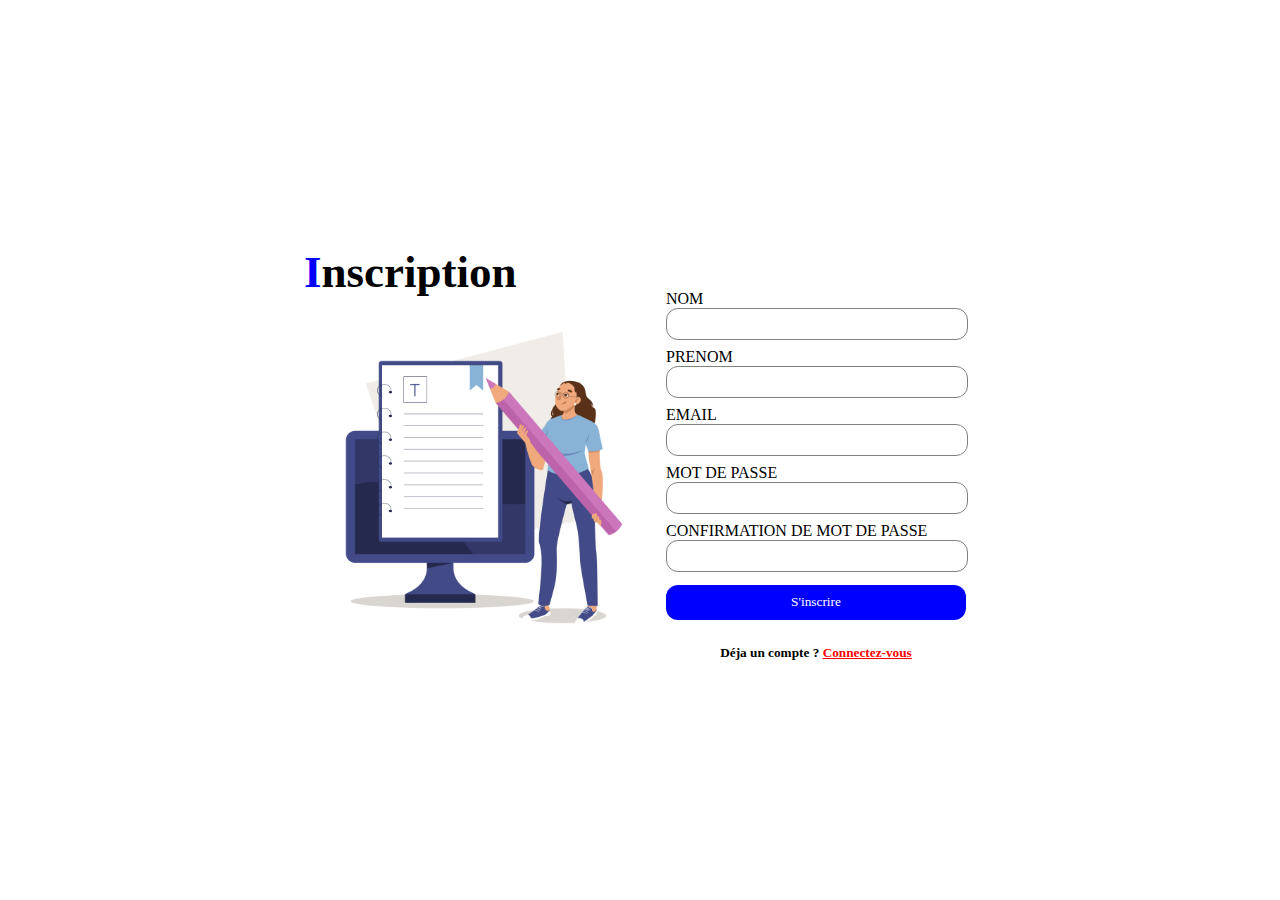
<file: E-commerce/HTML/Index.html>
<!DOCTYPE html>
<html lang="en">
<head>
    <meta charset="UTF-8">
    <meta name="viewport" content="width=device-width, initial-scale=1.0">
    <link rel="stylesheet" href="../CSS/css.css">
    <title>Document</title>
</head>
<body>
<section class="insc">
    <div class="gauche">
        <h1><span>I</span>nscription</h1>
        <img src="../Images/8801957.jpg" alt="">
    </div>

    <div class="droite">
        <form action="" class="">
            <div class="formietm">
                 <label for="">NOM</label>
                 <br>
                <input type="text">
            </div>
            <div class="formietm">
                 <label for="">PRENOM</label>
                 <br>
                <input type="text">
            </div>
            <div class="formietm">
                 <label for="">EMAIL</label>
                 <br>
                <input type="text">
            </div>
            <div class="formietm">
                 <label for="">MOT DE PASSE</label>
                 <br>
                <input type="text">
            </div>
            <div class="formietm">
                 <label for="">CONFIRMATION DE MOT DE PASSE </label>
                 <br>
                <input type="text">
            </div>
           
                  <input type="submit" class="botton" value="S'inscrire">

                  <h5 class="inscconnex">Déja un compte ? <a href="../HTML/connexion.html">Connectez-vous</a></h5>
        </form>
  
       
    </div>
</section>
</body>
</html>
</file>
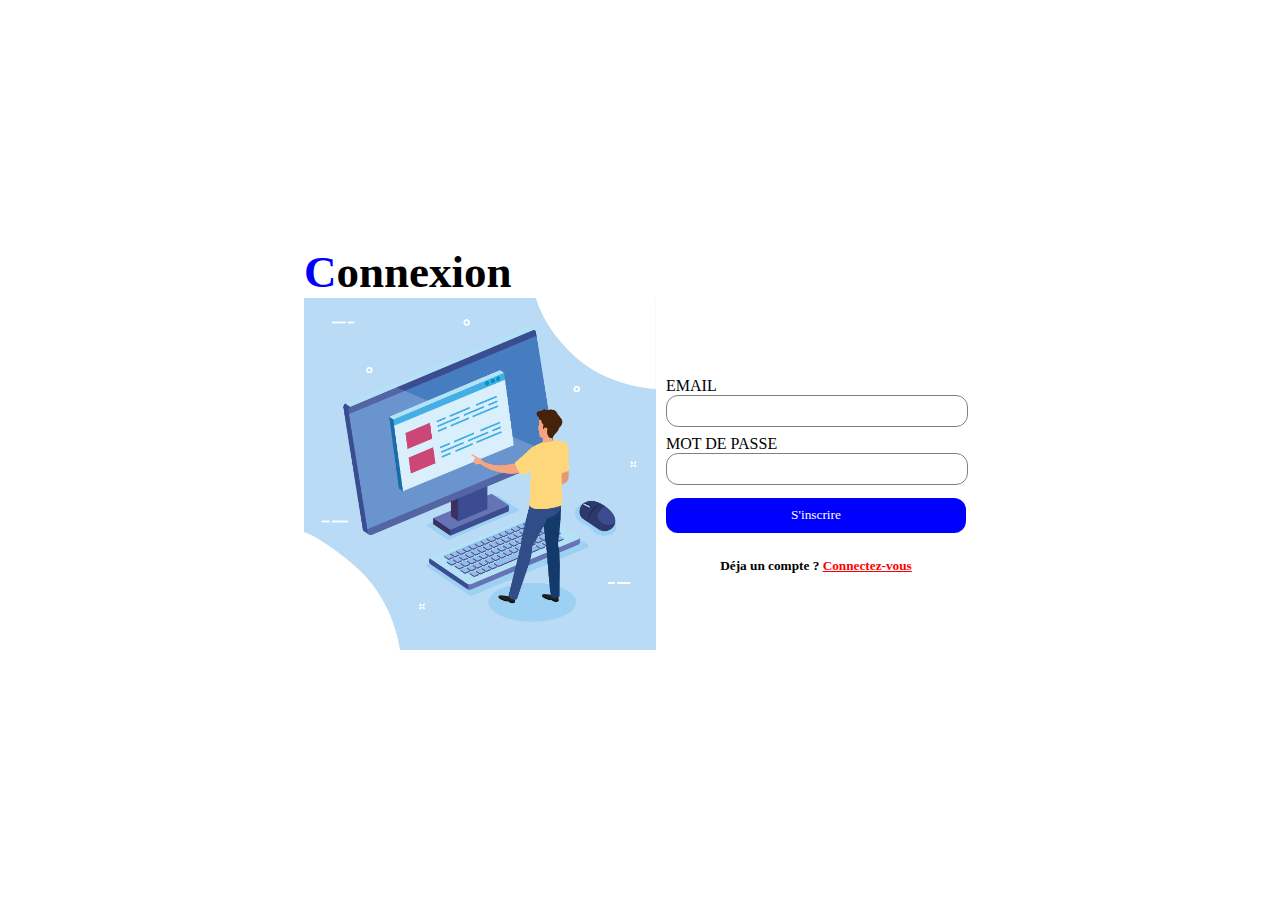
<file: E-commerce/HTML/connexion.html>
<!DOCTYPE html>
<html lang="en">
<head>
    <meta charset="UTF-8">
    <meta name="viewport" content="width=device-width, initial-scale=1.0">
    <link rel="stylesheet" href="../CSS/css.css">
    <title>Document</title>
</head>
<body>
    <section class="insc">
    <div class="gauche">
        <h1><span>C</span>onnexion</h1>
        <img src="../Images/57668.jpg" alt="">
    </div>

    <div class="droite">
        <form action="" class="">
            <div class="formietm">
                 <label for="">EMAIL</label>
                 <br>
                <input type="text">
            </div>
            <div class="formietm">
                 <label for="">MOT DE PASSE</label>
                 <br>
                <input type="text">
            </div>
         
           
                  <input type="submit" class="botton" value="S'inscrire">

                  <h5 class="inscconnex">Déja un compte ? <a href="../HTML/Index.html">Connectez-vous</a></h5>
        </form>
  
       
    </div>
</section>
</body>
</html>
</file>
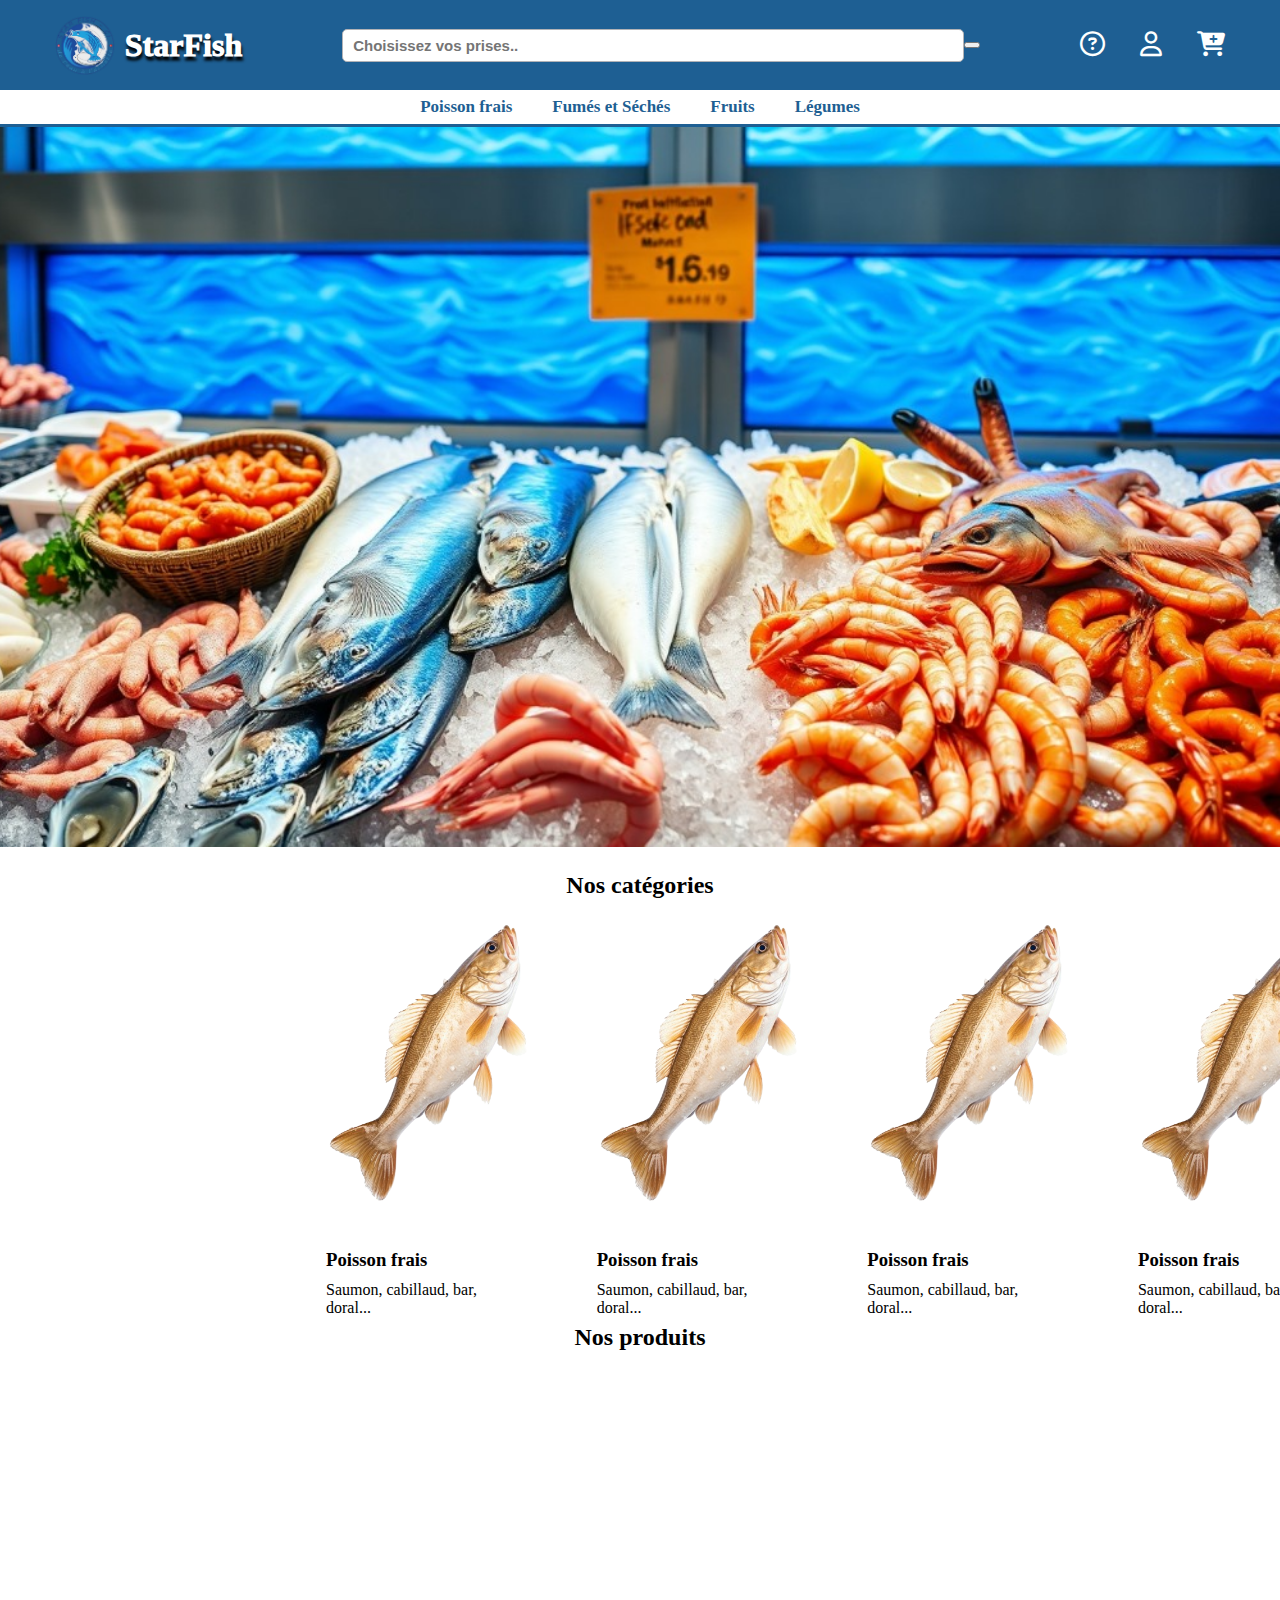
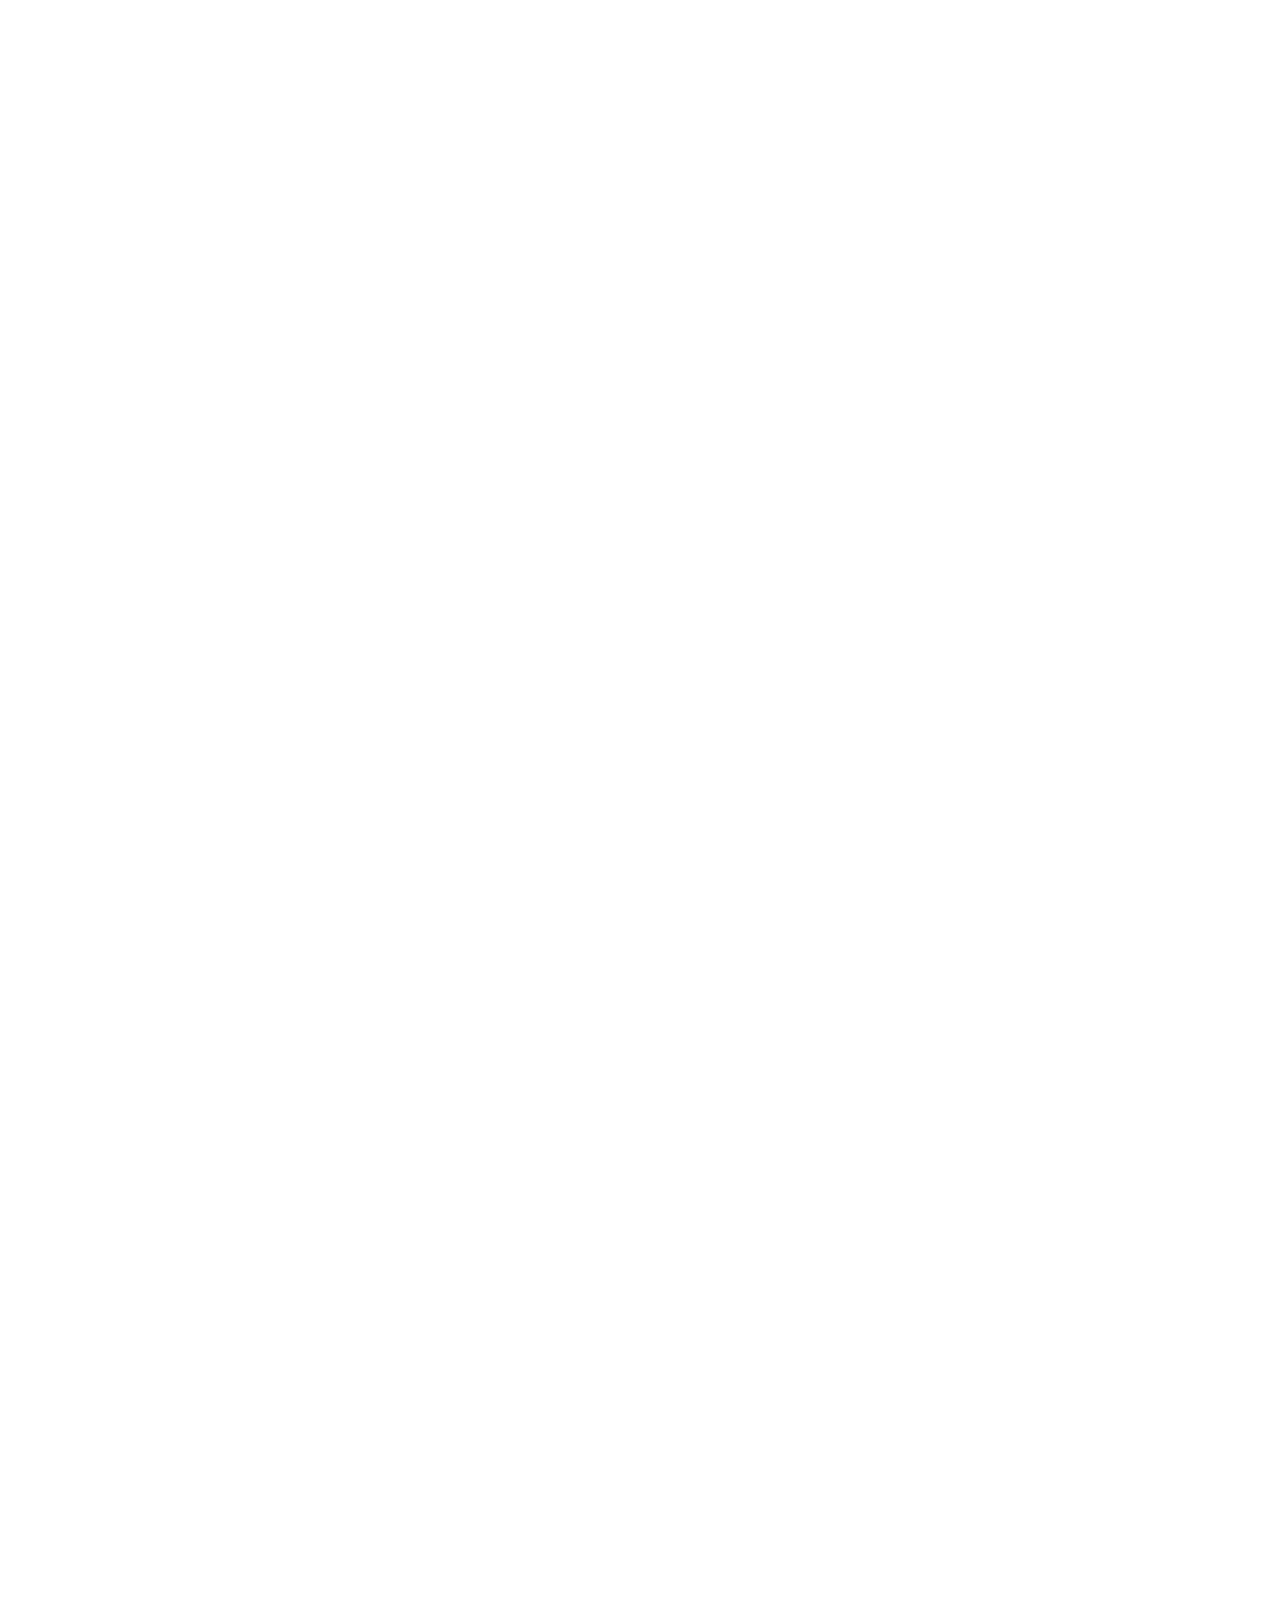
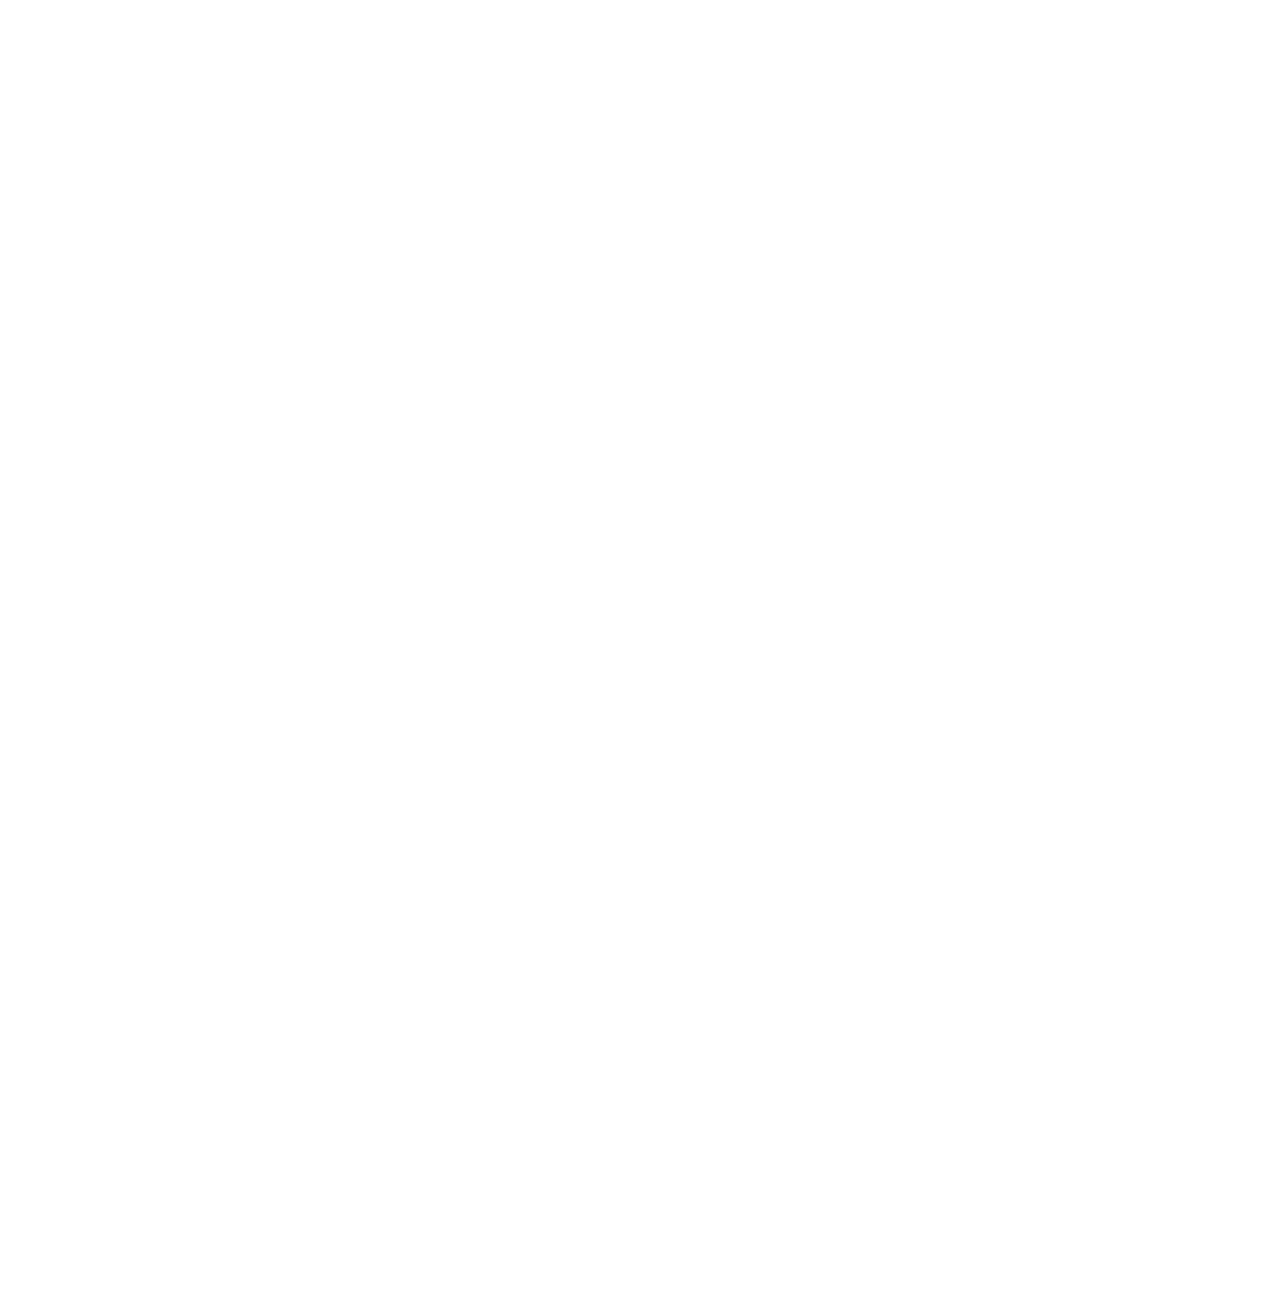
<file: E-commerce/HTML/homepage.html>
<!DOCTYPE html>
<html lang="en">
<head>
    <meta charset="UTF-8">
    <meta name="viewport" content="width=device-width, initial-scale=1.0">
    <link rel="stylesheet" href="../CSS/homepage.css">
    <link rel="stylesheet" href="https://cdnjs.cloudflare.com/ajax/libs/font-awesome/6.7.2/css/all.min.css">
    <title>Document</title>
</head>
<body>
    <nav>
        <header>
            <div class="logo">
                <div class="img"><a href=""><img src="../Images/Star_fish.png" alt=""></a></div>
                <a href=""><h1>StarFish</h1></a>
            </div>
            <div class="searchbar">
                <input type="text" placeholder="Choisissez vos prises.." style="font-size: 15px; font-weight: 600;">
                <button type="submit"></button>
            </div>
            <div class="icons">
                <a href=""><i class="fa-regular fa-circle-question"></i></a>
                <a href=""><i class="fa-regular fa-user"></i></a>
                <a href=""><i class="fa-solid fa-cart-plus"></i></a>
            </div>
        </header>
         <ul class="sub-header">
            <li><a href="">Poisson frais</a></li>
            <li><a href="">Fumés et Séchés</a></li>
            <li><a href="">Fruits</a></li>
            <li><a href="">Légumes</a></li>
        </ul>
    </nav>
    <section>
        <img-secc>
            <img src="../Images/WhatsApp Image 2025-07-20 at 9.59.43 PM.jpeg" alt="">
        </img-secc>
        <h2 style="font-weight: 800;">Nos catégories</h2>
        <div class="content-secc">
            <a href="">
                <div class="prod">
                    <img src="../Images/view-fish-with-simple-background-removebg-preview.png" alt="">
                    <h3 style="padding: 0 10px; margin: 10px 0;">Poisson frais</h3>
                    <span style="padding: 0 10px;">Saumon, cabillaud, bar,
                        <p>doral...</p>
                    </span>
                </div>
            </a>
            <a href="">
                <div class="prod">
                    <img src="../Images/view-fish-with-simple-background-removebg-preview.png" alt="">
                    <h3 style="padding: 0 10px; margin: 10px 0;">Poisson frais</h3>
                    <span style="padding: 0 10px;">Saumon, cabillaud, bar,
                        <p>doral...</p>
                    </span>
                </div>
            </a>
            <a href="">
                <div class="prod">
                    <img src="../Images/view-fish-with-simple-background-removebg-preview.png" alt="">
                    <h3 style="padding: 0 10px; margin: 10px 0;">Poisson frais</h3>
                    <span style="padding: 0 10px;">Saumon, cabillaud, bar,
                        <p>doral...</p>
                    </span>
                </div>
            </a>
            <a href="">
                <div class="prod">
                    <img src="../Images/view-fish-with-simple-background-removebg-preview.png" alt="">
                    <h3 style="padding: 0 10px; margin: 10px 0;">Poisson frais</h3>
                    <span style="padding: 0 10px;">Saumon, cabillaud, bar,
                        <p>doral...</p>
                    </span>
                </div>
            </a>
        </div>
        <h2 style="font-weight: 800; margin-top: 40px;">Nos produits</h2>
    </section>
</body>
</html>
</file>
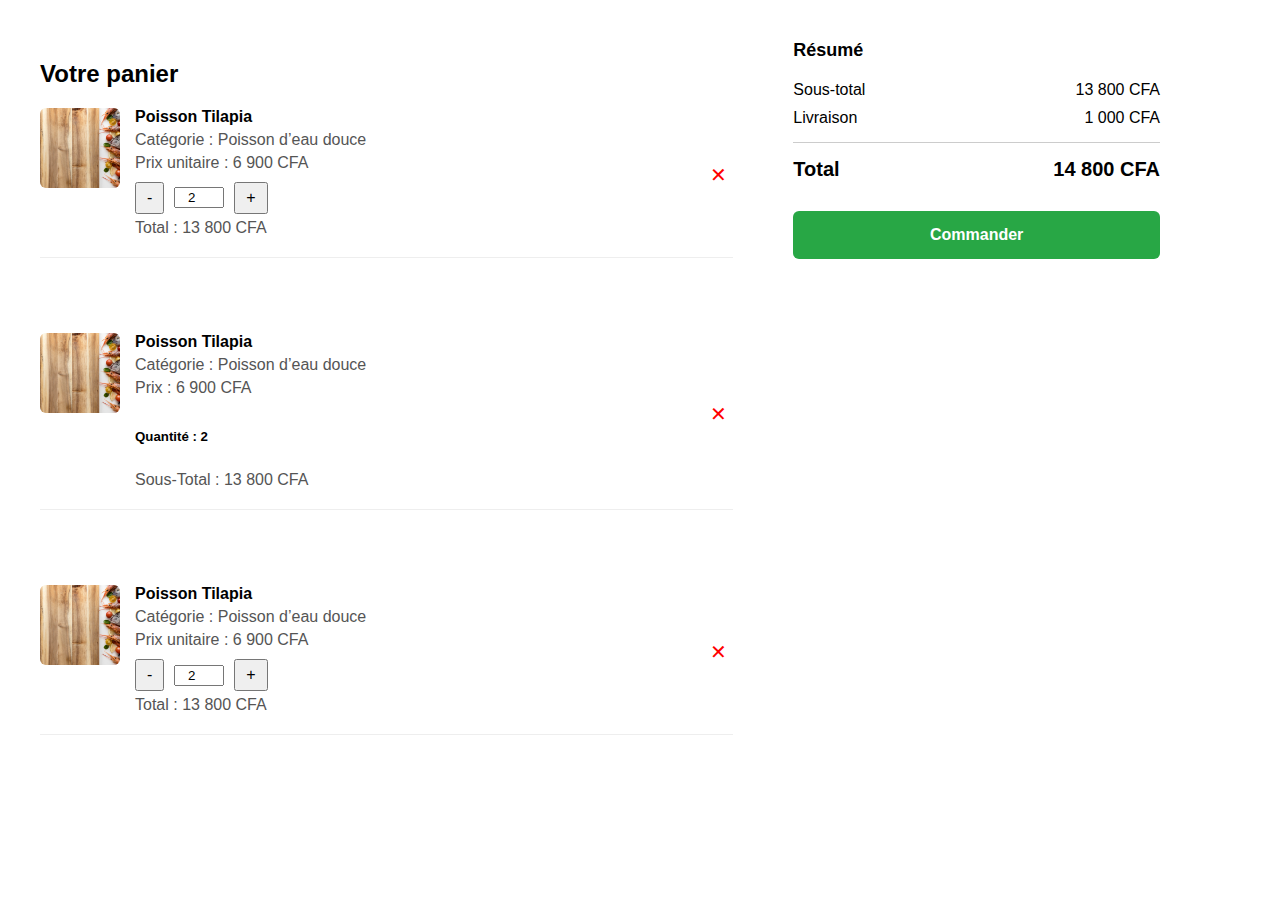
<file: E-commerce/HTML/panier.html>
<!DOCTYPE html>
<html lang="fr">
<head>
  <meta charset="UTF-8" />
  <title>Mon Panier</title>
  <style>
    * {
      box-sizing: border-box;
      font-family: Arial, sans-serif;
    }
    html, body {
    height: 100%;
    margin: 0;
    padding: 0;
    }

    .container {
    display: flex;
    max-width: 1200px;
    width: 100%;          /* prendre toute la largeur possible dans max-width */
    min-height: 100vh;    /* au moins toute la hauteur de la fenêtre */
    margin: 0;            /* plus besoin de margin auto vertical */
    padding: 20px;
    gap: 20px;
    align-items: flex-start;
    }

    /* Colonne de cartes */
    .cart-list {
      flex: 2;
      display: flex;
      flex-direction: column;
      gap: 20px; /* espace vertical entre les carts */
    }

    /* Style des cartes */
    .cart {
      background: white;
      padding: 20px;
      border-radius: 8px;
    }

    .cart h2 {
      margin-bottom: 20px;
    }

    .cart-item {
      display: flex;
      justify-content: space-between;
      margin-bottom: 15px;
      border-bottom: 1px solid #eee;
      padding-bottom: 15px;
    }

    .cart-item img {
      width: 80px;
      height: 80px;
      object-fit: cover;
      border-radius: 6px;
    }

    .item-details {
      flex: 1;
      margin-left: 15px;
    }

    .item-details h3 {
      margin: 0;
      font-size: 16px;
    }

    .item-details p {
      margin: 5px 0;
      color: #555;
    }

    .actions {
      display: flex;
      align-items: center;
      gap: 10px;
      margin-top: 10px;
    }

    .quantity-btn {
      padding: 5px 10px;
      font-size: 16px;
      cursor: pointer;
    }

    .quantity-input {
      width: 50px;
      text-align: center;
    }

    .remove-item {
      background: none;
      border: none;
      color: red;
      font-size: 20px;
      cursor: pointer;
    }

    /* Résumé à droite */
    .cart-summary {
      flex: 1;
      background: white;
      padding: 20px;
      border-radius: 8px;
      height: fit-content;
    }

    .summary-title {
      font-size: 18px;
      font-weight: bold;
      margin-bottom: 20px;
    }

    .summary-line {
      display: flex;
      justify-content: space-between;
      margin-bottom: 10px;
    }

    .total {
      font-size: 20px;
      font-weight: bold;
      border-top: 1px solid #ccc;
      padding-top: 15px;
      margin-top: 15px;
    }

    .checkout-button {
      width: 100%;
      padding: 15px;
      background-color: #28a745;
      color: white;
      text-align: center;
      font-weight: bold;
      text-decoration: none;
      display: inline-block;
      border-radius: 6px;
      margin-top: 20px;
    }

    .checkout-button:hover {
      background-color: #218838;
    }
  </style>
</head>
<body>

  <div class="container">
    <!-- Colonne contenant toutes les cartes -->
    <div class="cart-list">

      <div class="cart">
        <h2>Votre panier</h2>
        <div class="cart-item">
          <img src="../Images/top-view-fish-shrimp-with-copy-space.jpg" alt="Poisson Tilapia" />
          <div class="item-details">
            <h3>Poisson Tilapia</h3>
            <p>Catégorie : Poisson d’eau douce</p>
            <p>Prix unitaire : 6 900 CFA</p>
            <div class="actions">
              <button class="quantity-btn">-</button>
              <input type="number" value="2" min="1" class="quantity-input" />
              <button class="quantity-btn">+</button>
            </div>
            <p>Total : 13 800 CFA</p>
          </div>
          <button class="remove-item">✕</button>
        </div>
      </div>

      <div class="cart">
        <div class="cart-item">
          <img src="../Images/top-view-fish-shrimp-with-copy-space.jpg" alt="Poisson Tilapia" />
          <div class="item-details">
            <h3>Poisson Tilapia</h3>
            <p>Catégorie : Poisson d’eau douce</p>
            <p>Prix : 6 900 CFA</p>
            <div class="actions">
            <h5> Quantité : 2</h5>
            </div>
            <p>Sous-Total : 13 800 CFA</p>
          </div>
          <button class="remove-item">✕</button>
        </div>
      </div>

      <div class="cart">
       
        <div class="cart-item">
          <img src="../Images/top-view-fish-shrimp-with-copy-space.jpg" alt="Poisson Tilapia" />
          <div class="item-details">
            <h3>Poisson Tilapia</h3>
            <p>Catégorie : Poisson d’eau douce</p>
            <p>Prix unitaire : 6 900 CFA</p>
            <div class="actions">
              <button class="quantity-btn">-</button>
              <input type="number" value="2" min="1" class="quantity-input" />
              <button class="quantity-btn">+</button>
            </div>
            <p>Total : 13 800 CFA</p>
          </div>
          <button class="remove-item">✕</button>
        </div>
      </div>

    </div>

    <!-- Résumé à droite -->
    <div class="cart-summary">
      <div class="summary-title">Résumé</div>
      <div class="summary-line">
        <span>Sous-total</span>
        <span>13 800 CFA</span>
      </div>
      <div class="summary-line">
        <span>Livraison</span>
        <span>1 000 CFA</span>
      </div>
      <div class="summary-line total">
        <span>Total</span>
        <span>14 800 CFA</span>
      </div>
      <a href="#" class="checkout-button">Commander</a>
    </div>
  </div>

</body>
</html>
</file>
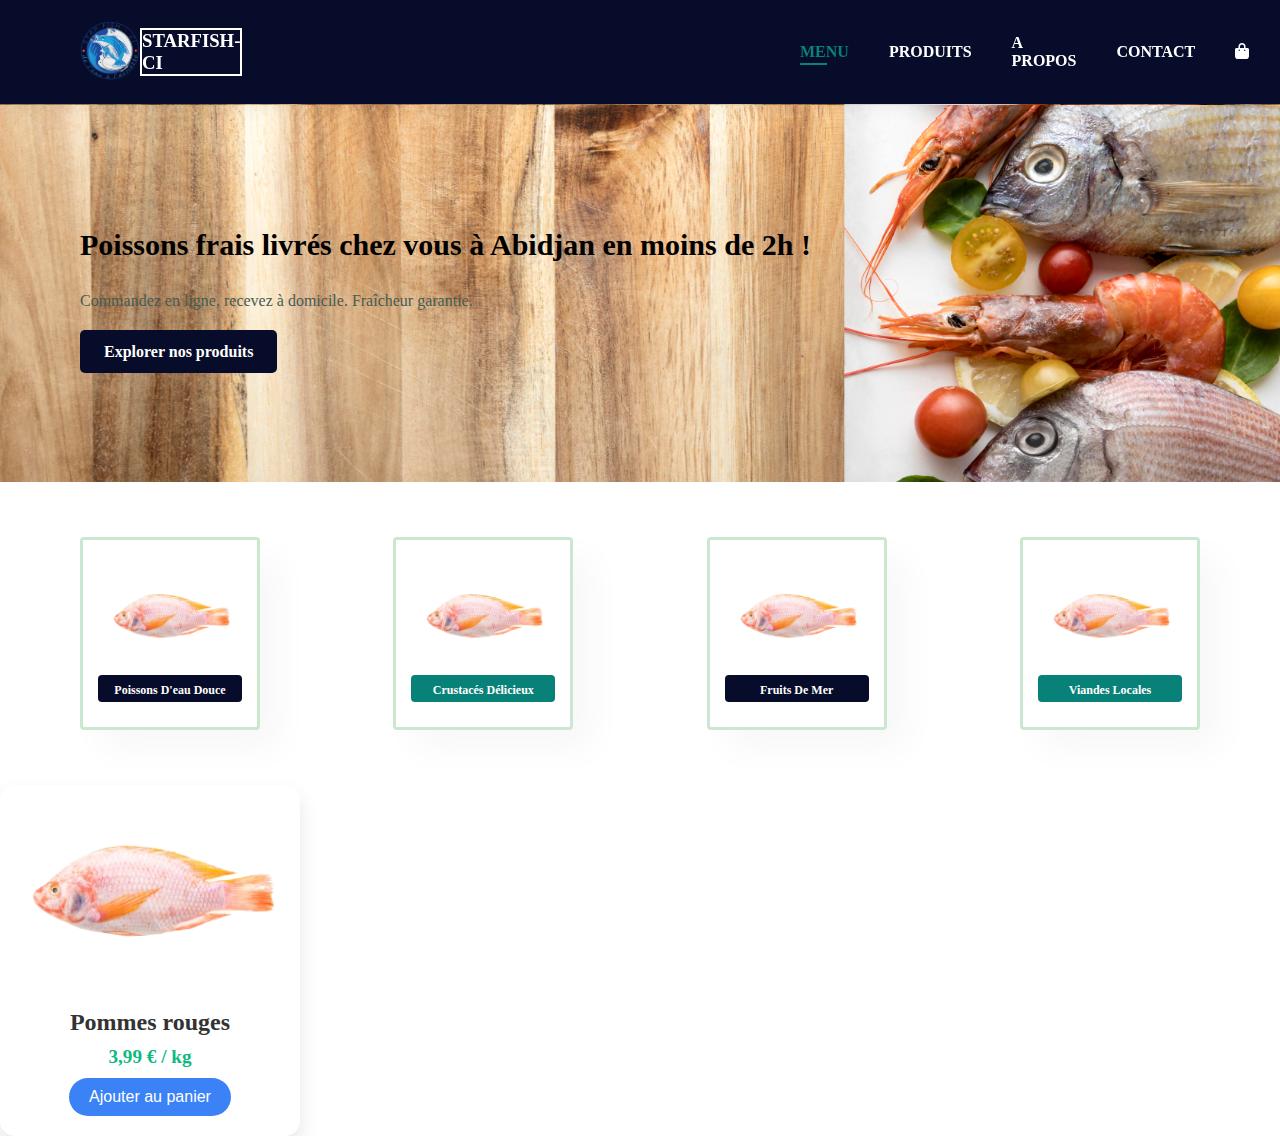
<file: E-commerce/HTML/principale.html>
<!DOCTYPE html>
<html lang="fr">
<head>
    <meta charset="UTF-8">
    <meta name="viewport" content="width=device-width, initial-scale=1.0">
    <title>Poissonnerie Moderne</title>
    <link rel="stylesheet" href="../CSS/style.css">
    <link rel="stylesheet" href="https://cdnjs.cloudflare.com/ajax/libs/font-awesome/6.7.2/css/all.min.css">
</head>
<body>
    <section id="header">
        <a href=""><img src="../Images/Star_fish.png" class="logo" alt=""></a>
        <h3>STARFISH-CI</h3>

        <div>
            <ul id="navbar">
                <li><a href="" class="active">MENU</a></li>
                <li><a href="">PRODUITS</a></li>
                <li><a href="">A PROPOS</a></li>
                <li><a href="">CONTACT</a></li>
                <li><a href=""><i class="fa-solid fa-bag-shopping"></i></a></li>
            </ul>
        </div>
    </section >

    <section id="hero">
         <h1>Poissons frais livrés chez vous à Abidjan en moins de 2h !</h1>
        <p>Commandez en ligne, recevez à domicile. Fraîcheur garantie.</p>
      <a href="#produits" class="cta-button">Explorer nos produits</a>
    </section>



    <section id="feature" class="section-p1">
        <div class="fe-box">
            <img src="../Images/white-tasty-delicious-nature-raw-removebg-preview.png" alt="">
            <h6>Poissons D'eau Douce</h6>
        </div>

         <div class="fe-box">
            <img src="../Images/white-tasty-delicious-nature-raw-removebg-preview.png" alt="">
            <h6>Crustacés Délicieux </h6>
        </div>

         <div class="fe-box">
            <img src="../Images/white-tasty-delicious-nature-raw-removebg-preview.png" alt="">
            <h6>Fruits De Mer</h6>
        </div>
        
         <div class="fe-box">
            <img src="../Images/white-tasty-delicious-nature-raw-removebg-preview.png" alt="">
            <h6>Viandes Locales</h6>
        </div>

    </section>

    <div class="card">
    <img src="../Images/white-tasty-delicious-nature-raw-removebg-preview.png" alt="Produit">
    <div class="card-content">
      <h3>Pommes rouges</h3>
      <p class="price">3,99 € / kg</p>
      <button class="add-to-cart">Ajouter au panier</button>
    </div>
  </div>

    <!-- <section id="product1" class="section-p1">
        <h2>Produits</h2>
        <p>marché</p>
        <div class="pro-container">
            <div class="pro">
                <img src="../Images/white-tasty-delicious-nature-raw-removebg-preview.png" alt="">
                <div class="des">
                    <span>carpe</span>
                    <h4>6 300 CFA / KG</h4>
                    
                    <div class="descr">
                        <h5>Categorie: Poisson d'eau Douce</h5>
                        <a href="" class="cart"><i class="fa-solid fa-cart-shopping fa-2x"></i></a>
                    </div>
                </div>
            </div>
        </div>
    </section> -->

    <!-- <section class="categories">
    <h2>Nos Catégories</h2>
    <div class="categorie-list">
        <div class="categorie-item">
            <img src="../Images/white-tasty-delicious-nature-raw-removebg-preview.png" alt="Poissons">
            <span>Poissons</span>
        </div>
        <div class="categorie-item">
            <img src="img/crustaces.png" alt="Crustacés">
            <span>Crustacés</span>
        </div>
        <div class="categorie-item">
            <img src="img/fruits-de-mer.png" alt="Fruits de mer">
            <span>Fruits de mer</span>
        </div>
        <div class="categorie-item">
            <img src="img/fumes.png" alt="Fumés">
            <span>Fumés</span>
        </div>
        <div class="categorie-item">
            <img src="img/congeles.png" alt="Congelés">
            <span>Congelés</span>
        </div>
    </div>
</section> -->


</body>
</html>
</file>
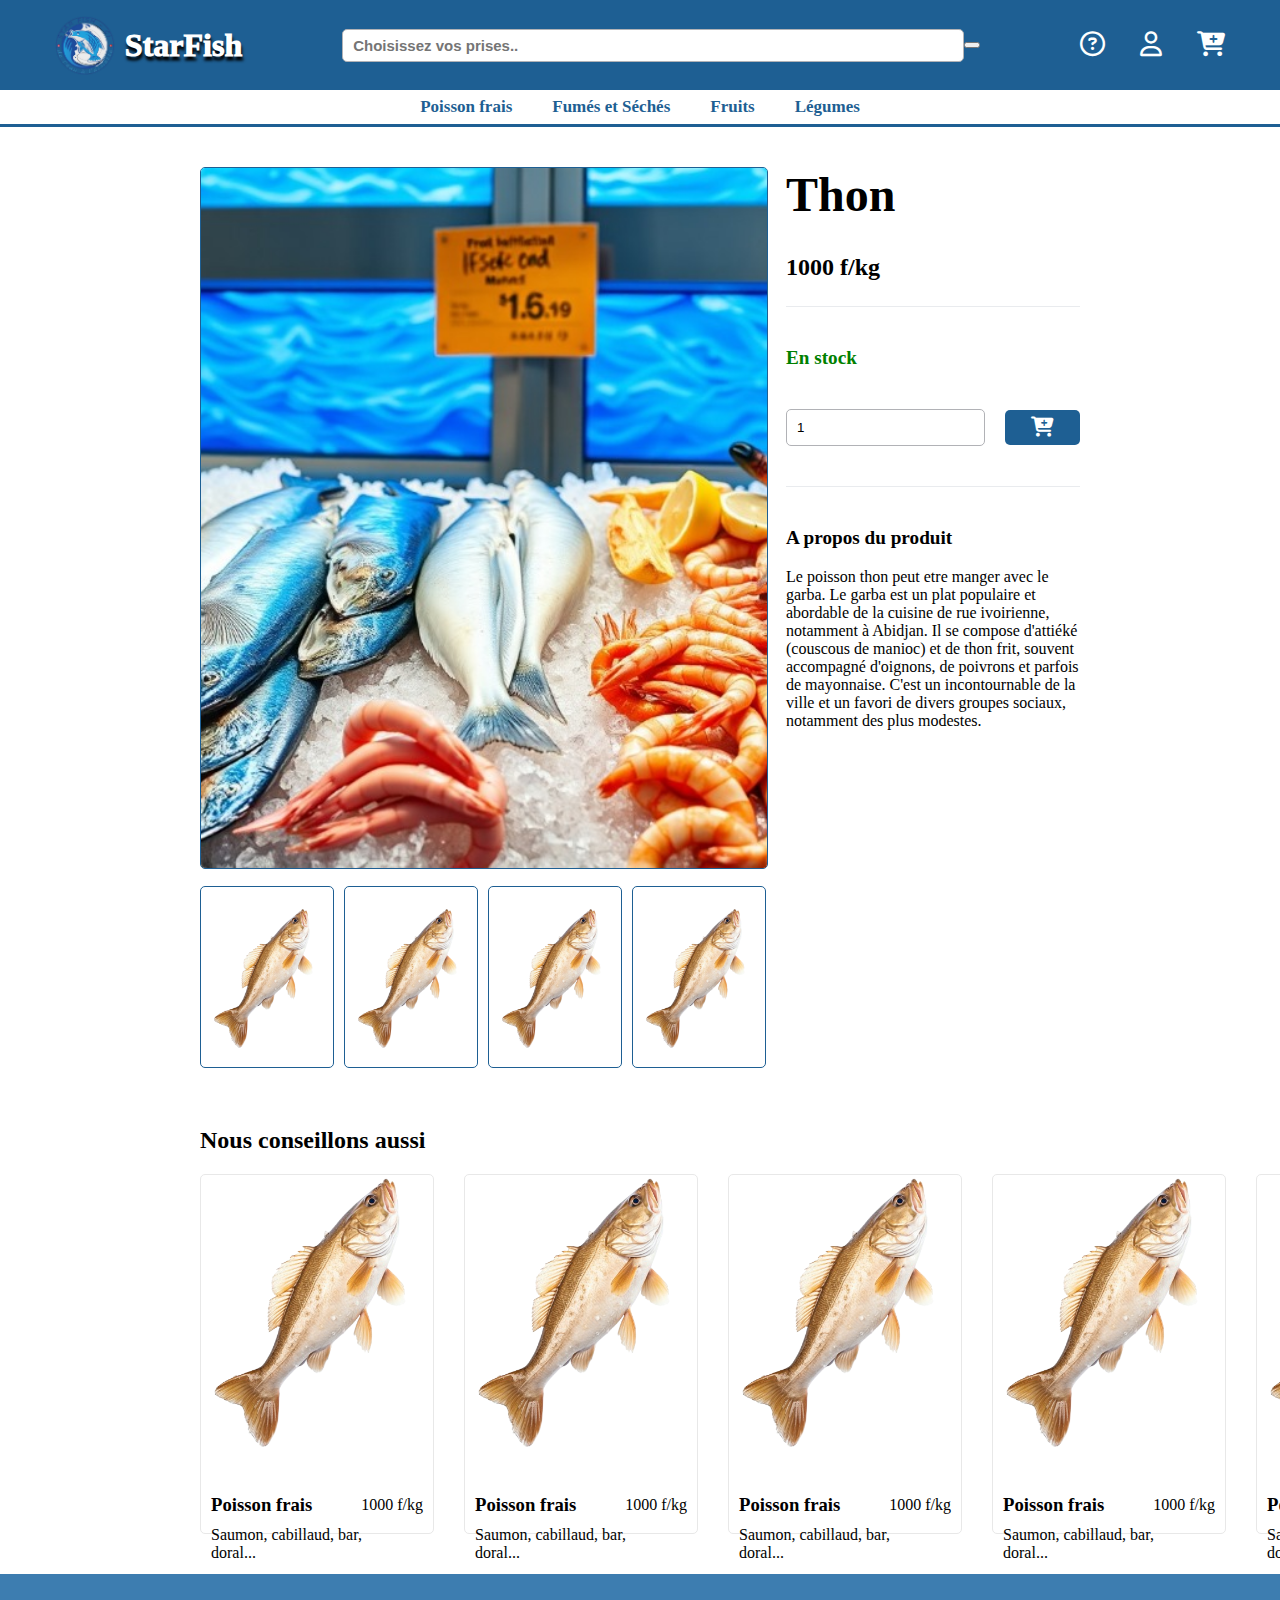
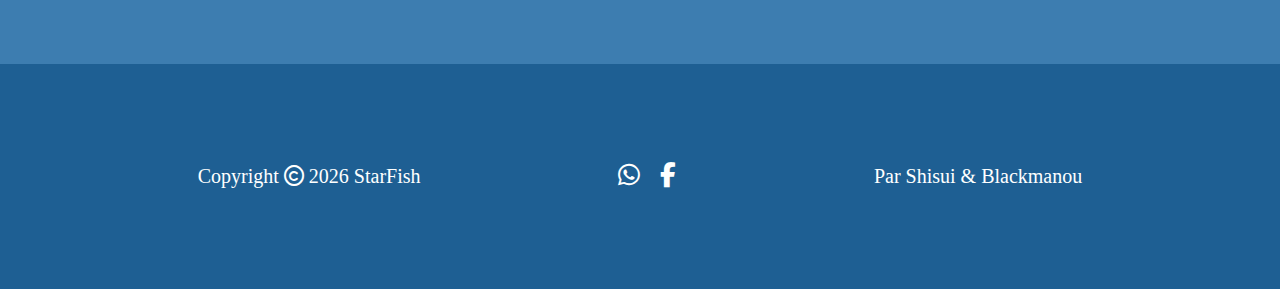
<file: E-commerce/HTML/produit.html>
<!DOCTYPE html>
<html lang="en">
<head>
    <meta charset="UTF-8">
    <meta name="viewport" content="width=device-width, initial-scale=1.0">
    <link rel="stylesheet" href="../CSS/produit.css">
    <link rel="stylesheet" href="https://cdnjs.cloudflare.com/ajax/libs/font-awesome/6.7.2/css/all.min.css">
    <title>Document</title>
</head>
<body>
    <nav>
        <header>
            <div class="logo">
                <div class="img"><a href=""><img src="../Images/Star_fish.png" alt=""></a></div>
                <a href=""><h1>StarFish</h1></a>
            </div>
            <div class="searchbar">
                <input type="text" placeholder="Choisissez vos prises.." style="font-size: 15px; font-weight: 600;">
                <button type="submit"></button>
            </div>
            <div class="icons">
                <a href=""><i class="fa-regular fa-circle-question"></i></a>
                <a href=""><i class="fa-regular fa-user"></i></a>
                <a href=""><i class="fa-solid fa-cart-plus"></i></a>
            </div>
        </header>
         <ul class="sub-header">
            <li><a href="">Poisson frais</a></li>
            <li><a href="">Fumés et Séchés</a></li>
            <li><a href="">Fruits</a></li>
            <li><a href="">Légumes</a></li>
        </ul>
    </nav>
    <section>
        <div class="visuel">
            <div class="principal"><img src="../Images/WhatsApp Image 2025-07-20 at 9.59.43 PM.jpeg" alt=""></div>
            <div class="secondaire">
                <div class="secimg"><img src="../Images/view-fish-with-simple-background-removebg-preview.png" alt=""></div>
                <div class="secimg"><img src="../Images/view-fish-with-simple-background-removebg-preview.png" alt=""></div>
                <div class="secimg"><img src="../Images/view-fish-with-simple-background-removebg-preview.png" alt=""></div>
                <div class="secimg"><img src="../Images/view-fish-with-simple-background-removebg-preview.png" alt=""></div>
            </div>
        </div>
        <div class="textuel">
            <div class="produit">
                <h1 style="margin-top: 0; font-size: 3rem;">Thon</h1>
                <h2>1000 f/kg</h2>
            </div>
            <div class="status">
                <p style="color: #008000; font-weight: bold; font-size: larger; margin: 40px 0;">En stock</p>
                <div class="choix" style="margin-bottom: 40px;">
                    <input type="number" value="1">
                    <button><h2><i class="fa-solid fa-cart-plus"></i></h2></button>
                </div>
            </div>
            <div class="detail">
                <p style="font-size: larger; margin-top: 40px;"><strong>A propos du produit</strong></p>
                <span>Le poisson thon peut etre manger avec le garba. Le garba est un plat populaire et abordable de la cuisine de rue ivoirienne, notamment à Abidjan. Il se compose d'attiéké (couscous de manioc) et de thon frit, souvent accompagné d'oignons, de poivrons et parfois de mayonnaise. C'est un incontournable de la ville et un favori de divers groupes sociaux, notamment des plus modestes.</span>
            </div>
        </div>
    </section>
    <content>
        <h2 class="autres">Nous conseillons aussi</h2>
        <div class="conseil">
            <div class="content-secc">
                <a href="produit.html" style="padding-bottom: 10px;">
                    <div class="prod">
                        <img src="../Images/view-fish-with-simple-background-removebg-preview.png" alt="">
                        <div class="infos">
                            <h3 style="padding-left: 10px; margin: 10px 0;">Poisson frais</h3>
                            <span style="padding-right: 10px; font-weight: 400;">1000 f/kg</span>
                        </div>
                        <span style="padding: 0 10px;">Saumon, cabillaud, bar,
                            <p style="margin: 0;">doral...</p>
                        </span>
                    </div>
                </a>
                <a href="produit.html" style="padding-bottom: 10px;">
                    <div class="prod">
                        <img src="../Images/view-fish-with-simple-background-removebg-preview.png" alt="">
                        <div class="infos">
                            <h3 style="padding-left: 10px; margin: 10px 0;">Poisson frais</h3>
                            <span style="padding-right: 10px; font-weight: 400;">1000 f/kg</span>
                        </div>
                        <span style="padding: 0 10px;">Saumon, cabillaud, bar,
                            <p style="margin: 0;">doral...</p>
                        </span>
                    </div>
                </a>
                <a href="produit.html" style="padding-bottom: 10px;">
                    <div class="prod">
                        <img src="../Images/view-fish-with-simple-background-removebg-preview.png" alt="">
                        <div class="infos">
                            <h3 style="padding-left: 10px; margin: 10px 0;">Poisson frais</h3>
                            <span style="padding-right: 10px; font-weight: 400;">1000 f/kg</span>
                        </div>
                        <span style="padding: 0 10px;">Saumon, cabillaud, bar,
                            <p style="margin: 0;">doral...</p>
                        </span>
                    </div>
                </a>
                <a href="produit.html" style="padding-bottom: 10px;">
                    <div class="prod">
                        <img src="../Images/view-fish-with-simple-background-removebg-preview.png" alt="">
                        <div class="infos">
                            <h3 style="padding-left: 10px; margin: 10px 0;">Poisson frais</h3>
                            <span style="padding-right: 10px; font-weight: 400;">1000 f/kg</span>
                        </div>
                        <span style="padding: 0 10px;">Saumon, cabillaud, bar,
                            <p style="margin: 0;">doral...</p>
                        </span>
                    </div>
                </a>
                <a href="produit.html" style="padding-bottom: 10px;">
                    <div class="prod">
                        <img src="../Images/view-fish-with-simple-background-removebg-preview.png" alt="">
                        <div class="infos">
                            <h3 style="padding-left: 10px; margin: 10px 0;">Poisson frais</h3>
                            <span style="padding-right: 10px; font-weight: 400;">1000 f/kg</span>
                        </div>
                        <span style="padding: 0 10px;">Saumon, cabillaud, bar,
                            <p style="margin: 0;">doral...</p>
                        </span>
                    </div>
                </a>
            </div>
        </div>
    </content>
    <footer>
        <div class="prefooter"></div>
        <div class="postfooter">
            <div class="right" style="color: white;">
                Copyright <i class="fa-regular fa-copyright"></i> 2026 StarFish
            </div>
            <div class="lien">
                <a href=""><i class="fa-brands fa-whatsapp"></i></a>
                <a href=""><i class="fa-brands fa-facebook-f"></i></a>
            </div>
            <div class="design" style="color: white;">
                Par Shisui & Blackmanou
            </div>
        </div>
    </footer>
</body>
</html>
</file>
<file: E-commerce/CSS/css.css>
*{
    margin: 0;
    padding: 0;
    /* outline: solid 2px red; */
    font-family: cursive;
}
.insc{
    display: flex;
    justify-content: center;
    align-items: center;

    height: 100vh;
}
span{
    color: blue;
}

h1{
    font-size: 45px;
}
.insc .gauche img{
    width: 352px;
}
.insc .droite form{
    margin-top: 50px;
    display: flex;
    flex-direction: column;
    align-items: center;
    justify-content: center;
    width: 300px;
    padding: 10px;
    padding-right: 10px;
}
.insc .droite form .formietm{
    margin-bottom: 8px;
    width: 100%;
}
.insc .droite form .formietm input{
    width: 100%;
    border: solid 1px gray;
    height: 30px;
    border-radius: 12px ;
}

.insc .droite form .botton{
    background-color: blue;
    height: 35px;
    margin-top: 5px;
    color: white;
    border: none;
    width: 100%;
    border-radius: 12px;
}
.insc .droite form .inscconnex{
    margin-top: 25px;
}


.insc .droite form .inscconnex a{
    color: red;
}
</file>
<file: E-commerce/CSS/homepage.css>
body{
    background-color: white;
    padding: 0;
    margin: 0;
    height: 500vh;
}
nav{
    position: sticky;
    top: 0;
    z-index: 1;
}
header{
    padding: 15px 0;
    display: flex;
    justify-content: center;
    gap: 100px;
    background-color: #1e5f93;
}
.logo{
    display: flex;
    gap:10px;
    align-items: center;
}
.logo a{
    text-decoration: none;
    color: black;
}
.img a{
    display: flex;
    height: 60px;
    width: 60px;
}

.logo h1{
    margin: 0;
    font-weight: 1000;
    color: white;
    text-shadow: 1px 4px 3px black;
}
.searchbar{
    display: flex;
    align-items: center;
}
input{
    padding: 7px 10px;
    width: 600px;
    border-radius: 5px;
    border: 1px solid #b1B2B6;
}
.icons{
    display: flex;
    align-items: center;
    gap: 35px;
    font-weight: 900;
}
.icons a{
    color: white;
    font-size: 25px;
}
.icons a:hover{
    color: #f6ab39;
}
.sub-header{
    margin: 0;
    padding: 7px;
    list-style: none;
    display: flex;
    justify-content: center;
    align-items: center;
    gap: 40px;
    background-color: white;
    border-bottom: 3px solid #1e5f93;
}
.sub-header li a{
    text-decoration: none;
    color: #1e5f93;
    font-size: 17px;
    font-weight: 600;
}
img-secc img{
    display: flex;
    height: 80vh;
    width: 100%;
    object-fit: cover;
    position: relative;
}
h2{
    margin: 25px;
    display: flex;
    justify-content: center;
}
.content-secc{
    margin: 0 300px;
    padding: 0 15px;
    display: flex;
    gap: 30px;
    justify-content: space-between;
    box-sizing: border-box;
}
.content-secc a{
    flex: 1;
    height: 40vh;
    border-radius: 5px;
    border: 1px solid transparent;
    text-decoration: none;
    color: black;
    box-sizing: border-box;
}
.content-secc a:hover{
    border: 1px solid #1e5f93;
    box-sizing: border-box;
}
.prod{
    display: flex;
    flex-direction: column;
    height: 100%;
    justify-content: center;
}
.prod img{
    display: flex;
    height: 100%;
    object-fit: contain;
}
span{
    font-size: 16px;
    font-weight: 300;
}
p{
    margin: 0;
    padding-bottom: 10px;
}
.produit-secc{
    margin: 0 300px;
    padding: 0 15px;
    display: flex;
    gap: 30px;
    justify-content: space-between;
    box-sizing: border-box;
}
.produit{
    border: 1px solid transparent;
    border-radius: 5px;
    height: 40vh;
    flex: 1;
    box-sizing: border-box;
}
.produit:hover{
    border: 1px solid #1e5f93;
    box-sizing: border-box;
}
#prod{
    display: flex;
    flex-direction: column;
    height: 100%;
    justify-content: center;
}
.produit a{
    display: flex;
    height: 70%;
    justify-content: center;
}
#prod a{
    background-image: url(../Images/view-fish-with-simple-background-removebg-preview.png);
    background-repeat: no-repeat;
    background-position: center;
    background-size: contain;
}
.info{
    display: flex;
    justify-content: space-between;
    align-items: center;
}
span{
    font-size: 16px;
    font-weight: 300;
}
p{
    margin: 0;
    padding-bottom: 10px;
}
.plus{
    display: flex;
    margin: 0 300px;
    border-bottom: 1px solid #eee8e8;
    flex-direction: column;
    align-items: center;
    gap: 10px;
}
.plus button{
    position: relative;
    display: flex;
    border: transparent;
    border-radius: 5px;
    background-color: #1e5f93;
    margin-bottom: 25px;
}
button h2{
    padding: 5px 25px;
    margin: 0;
    color: white;
}
h1{
    margin-bottom: 40px;
    margin-top: 40px;
    display: flex;
    justify-content: center;
}
.raisons{
    margin: 0 300px 100px 300px;
    display: flex;
    justify-content: space-between;
    align-items: center;
    border-bottom: 1px solid #eee8e8;
}
.carte-raison{
    display: flex;
    flex: 1;
    height: 30vh;
}
.trois{
    padding: 0 15px;
    display: flex;
    justify-content: center;
    align-items: center;
    flex-direction: column;
}
.trois i{
    font-size: 25px;
}
.trois span{
    display: flex;
    flex-direction: column;
    align-items: center;
}
footer{
    display: flex;
    flex-direction: column;
}
.prefooter{
    height: 10vh;
    background-color: #3d7db0;
}
.postfooter{
    height: 40vh;
    display: flex;
    align-items: center;
    justify-content: space-evenly;
    background-color: #1e5f93;
    font-size: 20px;
}
.lien{
    display: flex;
    gap: 20px;
    font-size: 25px;
}
.lien a{
    text-decoration: none;
    color: white;
}
</file>
<file: E-commerce/CSS/style.css>
*{
    margin: 0;
    padding: 0;
    box-sizing: border-box;
    /* outline: solid 2px red; */ 
} 
.logo{
    width: 60px;
}
h1{
    font-size: 50px;
    line-height: 64px;
    color: #222;
}

h2{
    font-size: 46px;
    line-height: 54px;
    color: #222;
}
h4{
    font-size: 20px;
    color: #222; 
}
h6{
    font-weight: 600;
    font-size: 12px;
}

p{
    font-size: 16px;
    color: #465b52;
    margin: 15px 0 20px 0;
}
.section-p1{
    padding: 40px 80px;
}
.section-m1{
    padding: 40px 0;
}
body{
    width: 100%;
}

/* HEADER IDENTIFIANT */

#header{
    display: flex;
    align-items: center;
    justify-content: space-between;
    padding: 20px 80px;
    background: #060c29;
    box-shadow: 0 5px 15px rgba(0, 0, 0, 0.06);
    z-index: 999;
   position: sticky;
    top: 0;
    left: 0;
}
#header h3{
    margin-right: 48%;
    color: #ffffff;
    border: 2px solid white;
}
#navbar{
    display: flex;
    align-items: center;
    justify-content: center;
}
#navbar li{
    list-style: none;
    padding: 0 20px;
    position: relative;
}
#navbar li a {
    text-decoration: none;
    font-size: 16px;
    font-weight: 600;
    transition: 0.3s ease;
    color: #ffffff;
}
#navbar li a:hover {
    color: #088178;
}
#navbar li a:hover,
#navbar li a.active {
    color: #088178;
}
#navbar li a.active::after,
#navbar li a:hover::after {
    content: "";
    width: 30%;
    height: 2px;
    background: #088178;
    position: absolute;
    bottom: -4px;
    left: 20px;
}
#hero{
    background-image: url(../Images/top-view-fish-shrimp-with-copy-space.jpg);
    height: 42vh;
    width: 100%;
    background-size:cover ;
    background-position: top 1px right 0;
    padding: 0 80px;
    display: flex;
    flex-direction: column;
    align-items: flex-start;
    justify-content: center;
}
#hero h4{
    padding-bottom: 15px;
}

#hero h1{
    font-family: cursive;
    font-size: 30px;
    color: #000000;
}
.cta-button {
    background-color: #060c29;
    color: white;
    padding: 0.8em 1.5em;
    text-decoration: none;
    border-radius: 5px;
    font-weight: bold;
    transition: background-color 0.3s ease;
}

.cta-button:hover {
    background-color: #e67500;
}


#feature{
    display: flex;
    align-items: center;
    justify-content: space-between;
    flex-wrap: wrap;
}
#feature .fe-box{
    width: 180px;
    text-align: center;
    padding: 25px 15px;
    box-shadow: 20px 20px 35px rgba(0, 0, 0, 0.03);
    border: 3px solid #cce7d0;
    border-radius: 4px;
    margin: 15px 0;
    transition: transform 0.3s ease, box-shadow 0.3s ease;
    cursor: pointer;
}

#feature .fe-box img{
    width: 100%;
    margin-bottom: 10px ;
}
#feature .fe-box:hover{
    transform: translateY(-8px);
    box-shadow: rgba(70, 62, 221, 0.1);
}
#feature .fe-box h6{
    padding: 9px 8px 6px 8px;
    line-height: 1;
    border-radius: 4px;
    color: #ffffff;
    background-color: #060c29;
    cursor: pointer;
}
#feature .fe-box:nth-child(2) h6{
     background-color: #088178;
}
#feature .fe-box:nth-child(4) h6{
     background-color: #088178;
}





















/* 

#product1{
    text-align: center;
}


#product1 .pro{
    width: 23%;
    min-width: 250px;
    padding: 10px 12px;
    border: 1px solid #cce7d0;
    border-radius: 25px;
    position: relative;
    transition: 0.2s ease;
    margin: 15px 0;
    cursor: pointer;
    box-shadow: 20px 20px 30px rgba(0, 0, 0, 0.02);

}

#product1 .pro img{
    width: 100%;
    object-fit: contain;
    padding: 10px;

    border-radius: 20px 20px 0 0;
}
#product1 .pro .des{
    text-align: center;
    padding: 10px 0;
}
#product1 .pro .des span{
     font-size: 24px;

}
#product1 .pro .des h5{
    color: #1a1a1a;
    font-size: 12px;
    padding-top: 7px;
    text-align: start;
}
#product1 .pro .des h4{
    color: #060c29 ;
    font-size: 18px;
    font-weight: 700;
    padding-top: 7px;
    text-align: center;
}
#product1 .pro .cart{
    width: 50px;
    height: 50px;
    line-height: 40px;
    border-radius: 50px;
    background-color: #ffffff;
    font-weight: 500;
    color: #060c29;
    border: 1px solid #cce7d0;
    position: absolute;
    bottom: 10px;
    right: 10px;
} 
.cart i {
    transition: transform 0.2s ease;
    padding: 10px 5px;
}

.cart:hover i {
    transform: rotate(-10deg);
} 
 */


.card {
      background: white;
      border-radius: 15px;
      box-shadow: 0 10px 20px rgba(0,0,0,0.1);
      overflow: hidden;
      width: 300px;
      transition: transform 0.2s;
    }

    .card:hover {
      transform: translateY(-5px);
    }

    .card img {
      width: 100%;
      height: 200px;
      object-fit: cover;
    }

    .card-content {
      padding: 20px;
      text-align: center;
    }

    .card-content h3 {
      margin: 0;
      font-size: 1.5rem;
      color: #333;
    }

    .price {
      color: #10b981;
      font-weight: bold;
      font-size: 1.2rem;
      margin: 10px 0;
    }

    .add-to-cart {
      background: #3b82f6;
      color: white;
      padding: 10px 20px;
      border: none;
      border-radius: 25px;
      font-size: 1rem;
      cursor: pointer;
      transition: background 0.3s;
    }

    .add-to-cart:hover {
      background: #2563eb;
    }














/* .pro-container {
    display: flex;
    flex-wrap: wrap;
    justify-content: center;
    gap: 2em;
}

.pro {
    background: white;
    border-radius: 15px;
    width: 250px;
    padding: 1em;
    box-shadow: 0 5px 20px rgba(0,0,0,0.1);
    transition: transform 0.3s ease, box-shadow 0.3s ease;
}

.pro:hover {
    transform: translateY(-10px);
    box-shadow: 0 10px 25px rgba(0,0,0,0.15);
}

.pro img {
    width: 100%;
    height: 200px;
    object-fit: cover;
    border-radius: 10px;
    margin-bottom: 1em;
}

.des span {
    font-size: 0.9rem;
    color: #888;
}

.des h5 {
    font-size: 1.1rem;
    margin: 0.5em 0;
    color: #222;
}

.descr {
    display: flex;
    justify-content: space-between;
    align-items: center;
}

.descr h4 {
    color: #006994;
    font-weight: bold;
}

.descr a {
    color: #fff;
    background: #ff8c00;
    padding: 8px 10px;
    border-radius: 50%;
    transition: background 0.3s ease;
}

.descr a:hover {
    background: #e57800;
} */ 


/**/


/* .categories {
    padding: 4em 2em;
    background-color: #f9f9f9;
    text-align: center;
}

.categories h2 {
    font-size: 2.2rem;
    margin-bottom: 1.5em;
    color: #006994;
}

.categorie-list {
    display: flex;
    flex-wrap: wrap;
    justify-content: center;
    gap: 2em;
}

.categorie-item {
    background: white;
    width: 160px;
    height: 160px;
    border-radius: 15px;
    box-shadow: 0 6px 15px rgba(0, 0, 0, 0.1);
    transition: transform 0.3s ease, box-shadow 0.3s ease;
    display: flex;
    flex-direction: column;
    align-items: center;
    justify-content: center;
    text-align: center;
    cursor: pointer;
}

.categorie-item img {
    width: 160px;
    height: 160px;
    margin-bottom: 12px;
    object-fit: contain;
    background-color: #f0faff;
    padding: 10px;

    transition: transform 0.3s ease;
}

.categorie-item:hover img {
    transform: scale(1.1);
}


.categorie-item span {
    font-size: 1rem;
    font-weight: bold;
    color: #333;
}

.categorie-item:hover {
    transform: translateY(-8px);
    box-shadow: 0 12px 25px rgba(0, 0, 0, 0.15);
} */
</file>
<file: E-commerce/CSS/produit.css>
body{
    background-color: white;
    padding: 0;
    margin: 0;
}
nav{
    position: sticky;
    top: 0;
    z-index: 1;
}
header{
    padding: 15px 0;
    display: flex;
    justify-content: center;
    gap: 100px;
    background-color: #1e5f93;
}
.logo{
    display: flex;
    gap:10px;
    align-items: center;
}
.logo a{
    text-decoration: none;
    color: black;
}
.img a{
    display: flex;
    height: 60px;
    width: 60px;
}

.logo h1{
    margin: 0;
    font-weight: 1000;
    color: white;
    text-shadow: 1px 4px 3px black;
}
.searchbar{
    display: flex;
    align-items: center;
}
.searchbar input{
    padding: 7px 10px;
    width: 600px;
    border-radius: 5px;
    border: 1px solid #b1B2B6;
}
.icons{
    display: flex;
    align-items: center;
    gap: 35px;
    font-weight: 900;
}
.icons a{
    color: white;
    font-size: 25px;
}
.icons a:hover{
    color: #f6ab39;
}
.sub-header{
    margin: 0;
    padding: 7px;
    list-style: none;
    display: flex;
    justify-content: center;
    align-items: center;
    gap: 40px;
    background-color: white;
    border-bottom: 3px solid #1e5f93;
}
.sub-header li a{
    text-decoration: none;
    color: #1e5f93;
    font-size: 17px;
    font-weight: 600;
}
section{
    margin: 40px 0;
    padding: 0 200px;
    height: 100vh;
    display: flex;
    justify-content: space-between;
    gap: 20px;
}
.visuel{
    display: flex;
    flex-direction: column;
    gap: 20px;
    box-sizing: border-box;
    flex: 2;
}
.principal{
    display: flex;
    height: 80%;
}
.principal img{
    display: flex;
    height: 100%;
    width: 100%;
    object-fit: cover;
    border: 1px solid #1e5f93;
    border-radius: 5px;
}
.secondaire{
    display: flex;
    justify-content: space-between;
    align-items: center;
    height: 20%;
    gap: 10px;
    box-sizing: border-box;
}
.secimg{
    display: flex;
    flex: 1;
    height: 100%;
    border: 1px solid #1e5f93;
    border-radius: 5px;
}
.secimg img{
    display: flex;
    height: 100%;
    width: 100%;
    object-fit: contain;
}
.textuel{
    display: flex;
    flex: 1;
    flex-direction: column;
    justify-content: baseline;
}
.produit, .status{
    border-bottom: 1px solid #e9ebee;
}
.textuel .produit h2, .textuel .status .choix{
    margin-bottom: 25px;
}
.status p{
    margin-top: 25px;
    margin-bottom: 15px;
}
.choix{
    display: flex;
    justify-content: spce-between;
    align-items: center;
    gap: 20px;
}
.choix input{
    padding: 10px;
    border-radius: 5px;
    border: 1px solid #b1B2B6;
}
.choix button{
    border: transparent;
    border-radius: 5px;
    background-color: #1e5f93;
}
.choix h2{
    padding: 5px 20px;
    margin: 0;
    color: white;
}
content{
    display: flex;
    flex-direction: column;
    margin: 0 200px 40px 200px;
}
.content-secc{
    display: flex;
    gap: 30px;
    justify-content: space-between;
    box-sizing: border-box;
}
.content-secc a{
    flex: 1;
    height: 40vh;
    border-radius: 5px;
    border: 1px solid #e8e8e8;
    text-decoration: none;
    color: black;
    box-sizing: border-box;
}
.content-secc a:hover{
    border: 1px solid #1e5f93;
    box-sizing: border-box;
}
.prod{
    display: flex;
    flex-direction: column;
    height: 100%;
    justify-content: center;
}
.prod img{
    display: flex;
    height: 100%;
    object-fit: contain;
}
.infos{
    display: flex;
    justify-content: space-between;
    align-items: center;
}
span{
    font-size: 16px;
    font-weight: 300;
}
footer{
    display: flex;
    flex-direction: column;
}
.prefooter{
    height: 10vh;
    background-color: #3d7db0;
}
.postfooter{
    height: 25vh;
    display: flex;
    align-items: center;
    justify-content: space-evenly;
    background-color: #1e5f93;
    font-size: 20px;
}
.lien{
    display: flex;
    gap: 20px;
    font-size: 25px;
}
.lien a{
    text-decoration: none;
    color: white;
}
</file>
